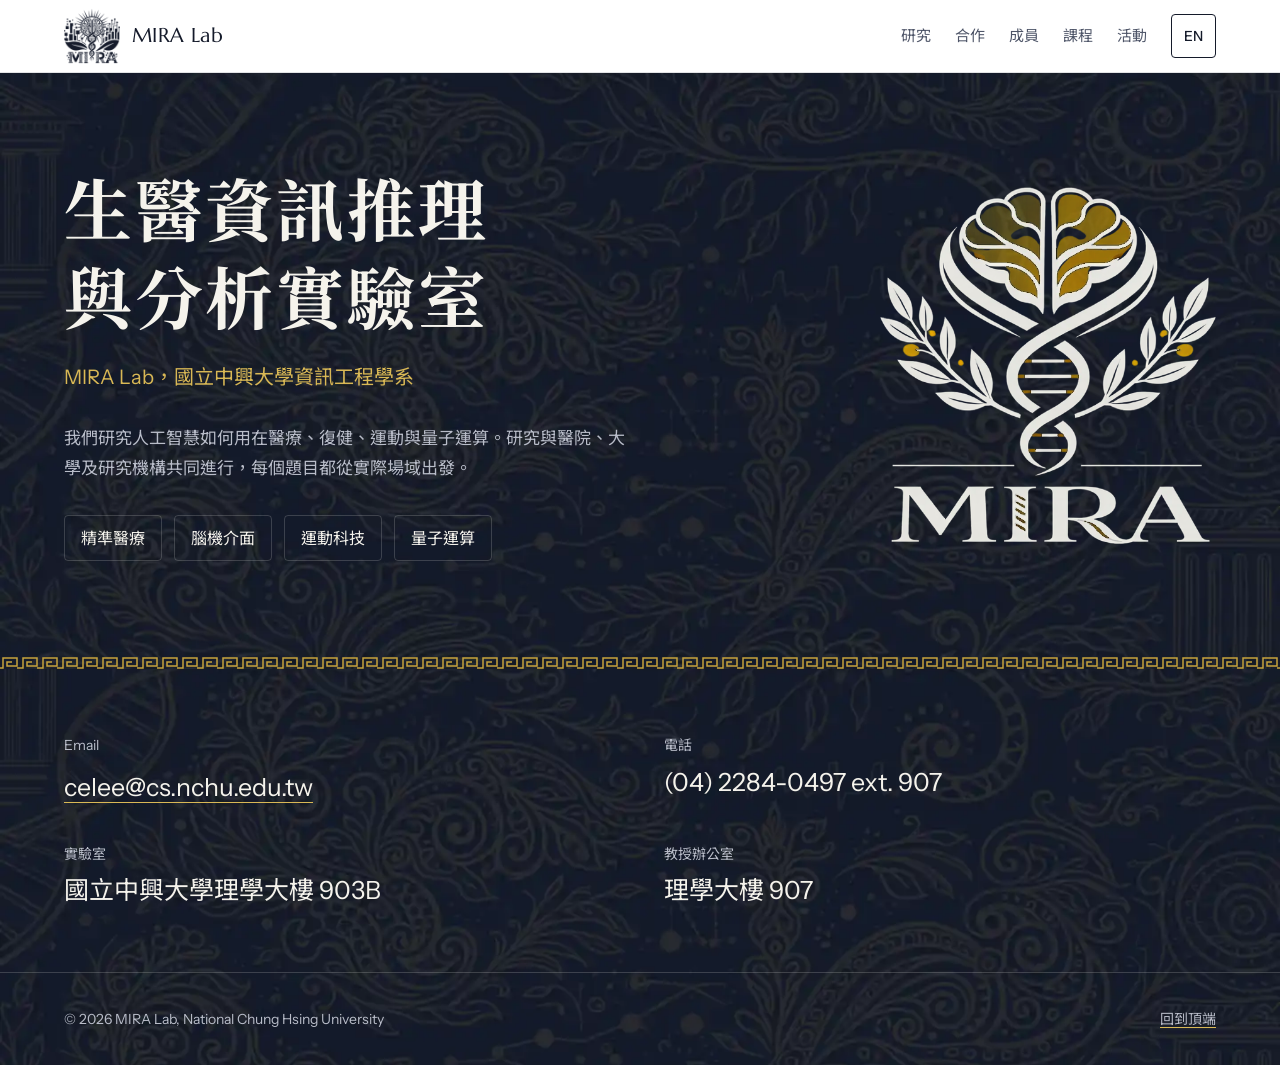
<file: index.html>
<!DOCTYPE html>
<html lang="zh-Hant">
<head>
  <meta charset="UTF-8" />
  <meta name="viewport" content="width=device-width, initial-scale=1.0" />
  <title>MIRA Lab｜生醫資訊推理與分析實驗室</title>
  <meta name="description" content="國立中興大學資訊工程學系生醫資訊推理與分析實驗室（MIRA Lab），研究人工智慧在精準醫療、腦機介面、運動科技與量子運算上的應用。" />
  <meta property="og:title" content="MIRA Lab｜生醫資訊推理與分析實驗室" />
  <meta property="og:description" content="國立中興大學資訊工程學系生醫資訊推理與分析實驗室（MIRA Lab），研究人工智慧在精準醫療、腦機介面、運動科技與量子運算上的應用。" />
  <meta property="og:url" content="https://miralabnchu.github.io/" />
  <meta property="og:image" content="https://miralabnchu.github.io/assets/og.jpg" />
  <meta property="og:image:width" content="1200" />
  <meta property="og:image:height" content="630" />
  <meta name="twitter:card" content="summary_large_image" />
  <meta property="og:type" content="website" />
  <link rel="icon" href="assets/favicon.png" type="image/png" />
  <link rel="apple-touch-icon" href="assets/apple-touch-icon.png" />
  <link rel="preconnect" href="https://fonts.googleapis.com" />
  <link rel="preconnect" href="https://fonts.gstatic.com" crossorigin />
  <link href="https://fonts.googleapis.com/css2?family=Instrument+Sans:wght@400;500;600&family=Marcellus&family=Noto+Sans+TC:wght@400;500&family=Noto+Serif+TC:wght@600;700&display=swap" rel="stylesheet" />
  <link rel="stylesheet" href="css/style.css" />
</head>
<body class="home">
  <a class="skip" href="#main" data-en="Skip to content">跳到主要內容</a>

  <!-- 頁首：每一頁都相同。增減分頁時，index.html 與 html/ 裡每一頁的選單都要一起改。 -->
  <header class="top">
    <div class="top-in">
      <a class="brand" href="index.html"><img src="assets/mira-mark.png" alt="" width="56" height="56" />MIRA Lab</a>
      <nav class="top-nav" aria-label="Primary">
        <a href="html/research.html" data-en="Research">研究</a>
        <a href="html/collab.html" data-en="Collaboration">合作</a>
        <a href="html/people.html" data-en="People">成員</a>
        <a href="html/courses.html" data-en="Courses">課程</a>
        <a href="html/activities.html" data-en="Activities">活動</a>
      </nav>
      <button class="lang" id="langBtn" type="button" aria-label="Switch to English">EN</button>
    </div>
  </header>

  <main id="main">

    <!-- ============ HERO ============ -->
    <section class="hero dark" id="top">
      <div class="hero-text">
        <h1 data-en="Medical Information Reasoning and Analysis Lab">生醫資訊推理與分析實驗室</h1>
        <p class="hero-org" data-en="MIRA Lab, Department of Computer Science and Information Engineering, National Chung Hsing University">MIRA Lab，國立中興大學資訊工程學系</p>
        <p class="hero-lead" data-en="We study how artificial intelligence can serve medicine, rehabilitation, sport and quantum computing. Our work is carried out with hospitals, universities and research institutes, so each question starts from a real setting.">我們研究人工智慧如何用在醫療、復健、運動與量子運算。研究與醫院、大學及研究機構共同進行，每個題目都從實際場域出發。</p>
        <ul class="hero-areas">
          <li><a href="html/research.html#r1" data-en="Precision Medicine">精準醫療</a></li>
          <li><a href="html/research.html#r2" data-en="Brain Computer Interface">腦機介面</a></li>
          <li><a href="html/research.html#r3" data-en="Sports Technology">運動科技</a></li>
          <li><a href="html/research.html#r4" data-en="Quantum Computing">量子運算</a></li>
        </ul>
      </div>
      <img class="hero-logo" src="assets/mira-logo-light.webp" alt="MIRA Lab 標誌：大腦、DNA 雙螺旋與橄欖枝" width="534" height="567" />
    </section>
  </main>

  <footer class="band dark">
    <section class="section" id="contact">
      <dl class="rows">
        <div><dt>Email</dt><dd><a href="mailto:celee@cs.nchu.edu.tw">celee@cs.nchu.edu.tw</a></dd></div>
        <div><dt data-en="Phone">電話</dt><dd>(04) 2284-0497 ext. 907</dd></div>
        <div><dt data-en="Lab">實驗室</dt><dd data-en="903B, Science Building, National Chung Hsing University">國立中興大學理學大樓 903B</dd></div>
        <div><dt data-en="Office">教授辦公室</dt><dd data-en="907, Science Building">理學大樓 907</dd></div>
      </dl>
    </section>
    <div class="foot">
      <span>© <span id="year"></span> MIRA Lab, National Chung Hsing University</span>
      <a href="#top" data-en="Top">回到頂端</a>
    </div>
  </footer>

  <script src="js/main.js"></script>
</body>
</html>
</file>
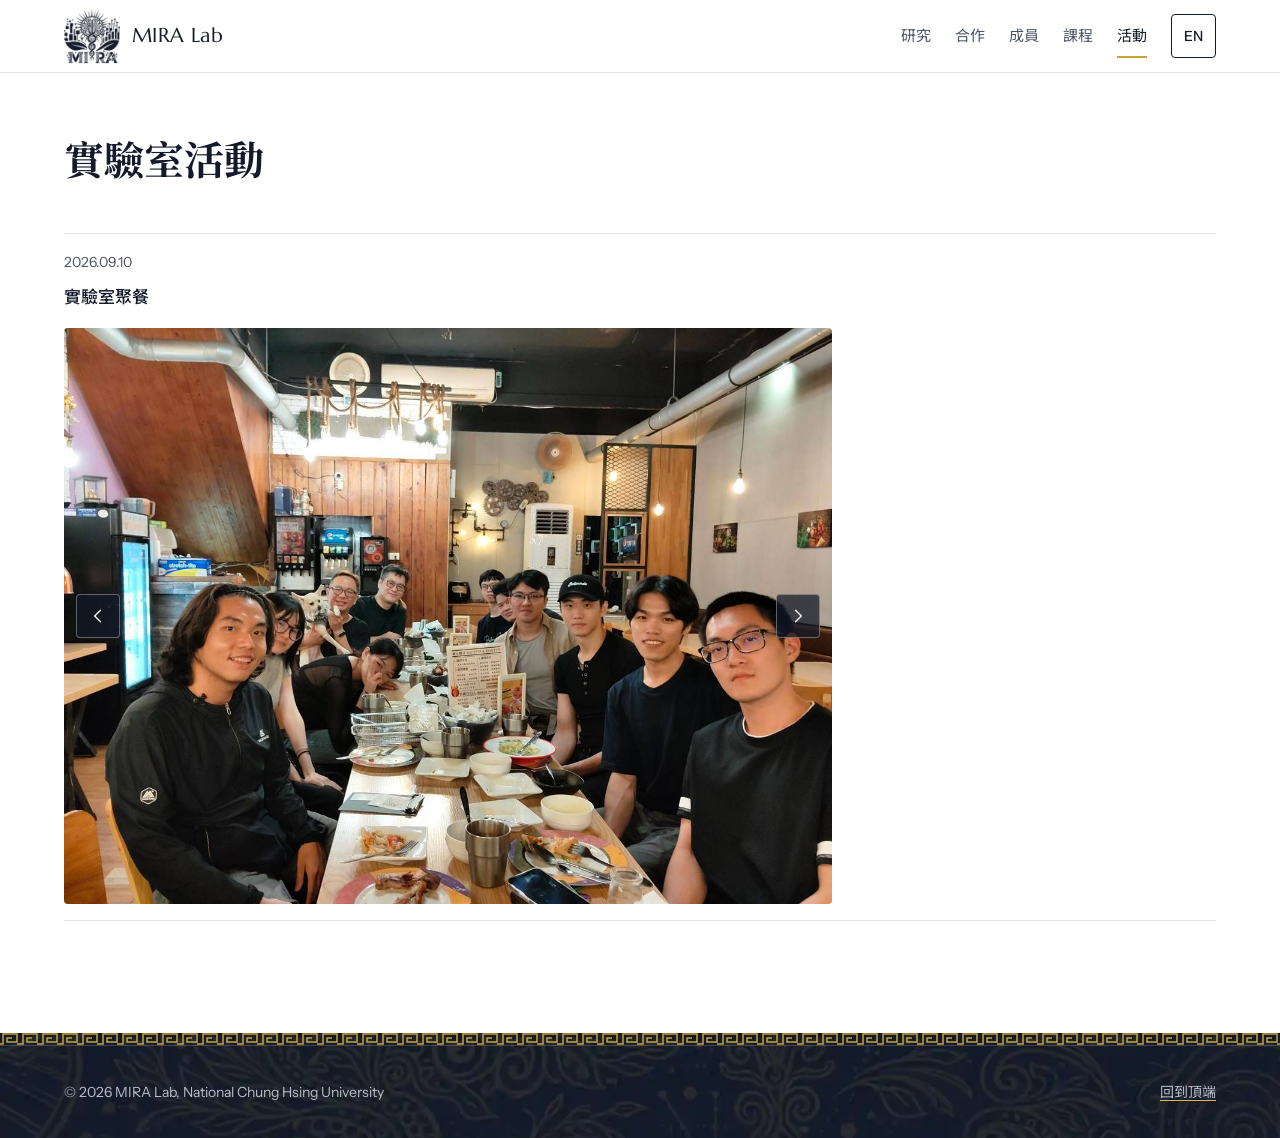
<file: html/activities.html>
<!DOCTYPE html>
<html lang="zh-Hant">
<head>
  <meta charset="UTF-8" />
  <meta name="viewport" content="width=device-width, initial-scale=1.0" />
  <title>實驗室活動｜MIRA Lab</title>
  <meta name="description" content="MIRA Lab 的實驗室活動紀錄。" />
  <meta property="og:title" content="實驗室活動｜MIRA Lab" />
  <meta property="og:description" content="MIRA Lab 的實驗室活動紀錄。" />
  <meta property="og:url" content="https://miralabnchu.github.io/html/activities.html" />
  <meta property="og:image" content="https://miralabnchu.github.io/assets/og.jpg" />
  <meta property="og:image:width" content="1200" />
  <meta property="og:image:height" content="630" />
  <meta name="twitter:card" content="summary_large_image" />
  <meta property="og:type" content="website" />
  <link rel="icon" href="../assets/favicon.png" type="image/png" />
  <link rel="apple-touch-icon" href="../assets/apple-touch-icon.png" />
  <link rel="preconnect" href="https://fonts.googleapis.com" />
  <link rel="preconnect" href="https://fonts.gstatic.com" crossorigin />
  <link href="https://fonts.googleapis.com/css2?family=Instrument+Sans:wght@400;500;600&family=Marcellus&family=Noto+Sans+TC:wght@400;500&family=Noto+Serif+TC:wght@600;700&display=swap" rel="stylesheet" />
  <link rel="stylesheet" href="../css/style.css" />
</head>
<body class="page" id="top">
  <a class="skip" href="#main" data-en="Skip to content">跳到主要內容</a>

  <!-- 頁首：每一頁都相同。增減分頁時，index.html 與 html/ 裡每一頁的選單都要一起改。 -->
  <header class="top">
    <div class="top-in">
      <a class="brand" href="../index.html"><img src="../assets/mira-mark.png" alt="" width="56" height="56" />MIRA Lab</a>
      <nav class="top-nav" aria-label="Primary">
        <a href="research.html" data-en="Research">研究</a>
        <a href="collab.html" data-en="Collaboration">合作</a>
        <a href="people.html" data-en="People">成員</a>
        <a href="courses.html" data-en="Courses">課程</a>
        <a href="activities.html" aria-current="page" data-en="Activities">活動</a>
      </nav>
      <button class="lang" id="langBtn" type="button" aria-label="Switch to English">EN</button>
    </div>
  </header>

  <main id="main">
    <section class="section" id="activities">
      <header class="section-head">
        <h1 class="page-title" data-en="Lab activities">實驗室活動</h1>
      </header>

      <!-- 每一列一則活動：<dt>2026.09</dt><dd>活動名稱<small>一句說明</small></dd>，新的放最上面 -->
      <dl class="rows">
        <!--
          有照片的活動：在活動名稱下面放一個 <div class="slides" data-slides>，照片放在 ../assets/activities/。
          照片會自動輪播，每 6 秒慢慢淡入換一張（data-interval 是毫秒，可以改）。
          照片左右兩側的箭頭可以手動換上一張、下一張，兩個 <button> 放在最後一張 <img> 後面。
          第一張加 class="is-on"，增減照片只要增減 <img>。
        -->
        <div>
          <dt>2026.09.10</dt>
          <dd>
            <span data-en="Lab dinner">實驗室聚餐</span>
            <div class="slides" data-slides data-interval="6000">
              <div class="slides-frame">
                <img class="is-on" src="../assets/activities/lab-dinner-2026-09-10-1.jpg" alt="實驗室成員在餐廳長桌旁的聚餐合照，第 1 張" data-en-alt="Lab members at a long restaurant table at the lab dinner, photo 1" width="1280" height="960" />
                <img src="../assets/activities/lab-dinner-2026-09-10-2.jpg" alt="實驗室成員在餐廳長桌旁的聚餐合照，第 2 張" data-en-alt="Lab members at a long restaurant table at the lab dinner, photo 2" width="1280" height="960" />
                <img src="../assets/activities/lab-dinner-2026-09-10-3.jpg" alt="實驗室成員在餐廳長桌旁的聚餐合照，第 3 張" data-en-alt="Lab members at a long restaurant table at the lab dinner, photo 3" width="1280" height="960" />
                <img src="../assets/activities/lab-dinner-2026-09-10-4.jpg" alt="實驗室成員在餐廳長桌旁的聚餐合照，第 4 張" data-en-alt="Lab members at a long restaurant table at the lab dinner, photo 4" width="1280" height="960" />
                <img src="../assets/activities/lab-dinner-2026-09-10-5.jpg" alt="實驗室成員在餐廳長桌旁的聚餐合照，第 5 張" data-en-alt="Lab members at a long restaurant table at the lab dinner, photo 5" width="1280" height="960" />
                <img src="../assets/activities/lab-dinner-2026-09-10-6.jpg" alt="實驗室成員在餐廳長桌旁的聚餐合照，第 6 張" data-en-alt="Lab members at a long restaurant table at the lab dinner, photo 6" width="1280" height="960" />
                <button class="slides-nav slides-prev" type="button" data-slides-prev aria-label="上一張" data-en-label="Previous photo"><svg viewBox="0 0 24 24" aria-hidden="true"><path d="M15 5l-7 7 7 7" /></svg></button>
                <button class="slides-nav slides-next" type="button" data-slides-next aria-label="下一張" data-en-label="Next photo"><svg viewBox="0 0 24 24" aria-hidden="true"><path d="M9 5l7 7-7 7" /></svg></button>
              </div>
            </div>
          </dd>
        </div>
      </dl>
    </section>
  </main>

  <footer class="band dark">
    <div class="foot">
      <span>© <span id="year"></span> MIRA Lab, National Chung Hsing University</span>
      <a href="#top" data-en="Top">回到頂端</a>
    </div>
  </footer>

  <script src="../js/main.js"></script>
</body>
</html>
</file>
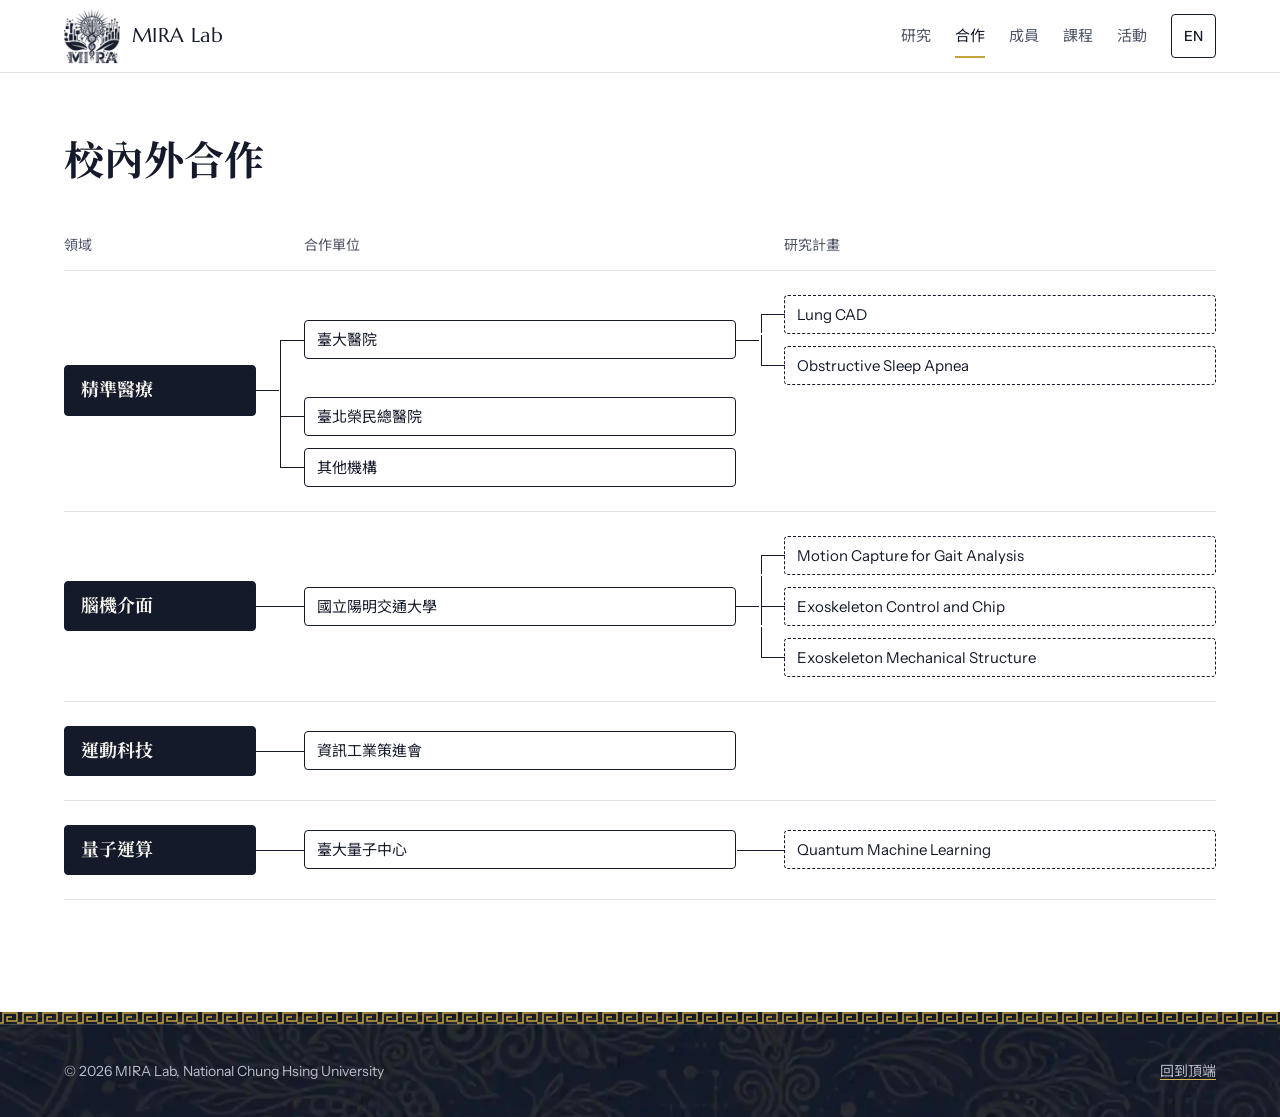
<file: html/collab.html>
<!DOCTYPE html>
<html lang="zh-Hant">
<head>
  <meta charset="UTF-8" />
  <meta name="viewport" content="width=device-width, initial-scale=1.0" />
  <title>校內外合作｜MIRA Lab</title>
  <meta name="description" content="MIRA Lab 各研究領域的合作單位與研究計畫。" />
  <meta property="og:title" content="校內外合作｜MIRA Lab" />
  <meta property="og:description" content="MIRA Lab 各研究領域的合作單位與研究計畫。" />
  <meta property="og:url" content="https://miralabnchu.github.io/html/collab.html" />
  <meta property="og:image" content="https://miralabnchu.github.io/assets/og.jpg" />
  <meta property="og:image:width" content="1200" />
  <meta property="og:image:height" content="630" />
  <meta name="twitter:card" content="summary_large_image" />
  <meta property="og:type" content="website" />
  <link rel="icon" href="../assets/favicon.png" type="image/png" />
  <link rel="apple-touch-icon" href="../assets/apple-touch-icon.png" />
  <link rel="preconnect" href="https://fonts.googleapis.com" />
  <link rel="preconnect" href="https://fonts.gstatic.com" crossorigin />
  <link href="https://fonts.googleapis.com/css2?family=Instrument+Sans:wght@400;500;600&family=Marcellus&family=Noto+Sans+TC:wght@400;500&family=Noto+Serif+TC:wght@600;700&display=swap" rel="stylesheet" />
  <link rel="stylesheet" href="../css/style.css" />
</head>
<body class="page" id="top">
  <a class="skip" href="#main" data-en="Skip to content">跳到主要內容</a>

  <!-- 頁首：每一頁都相同。增減分頁時，index.html 與 html/ 裡每一頁的選單都要一起改。 -->
  <header class="top">
    <div class="top-in">
      <a class="brand" href="../index.html"><img src="../assets/mira-mark.png" alt="" width="56" height="56" />MIRA Lab</a>
      <nav class="top-nav" aria-label="Primary">
        <a href="research.html" data-en="Research">研究</a>
        <a href="collab.html" aria-current="page" data-en="Collaboration">合作</a>
        <a href="people.html" data-en="People">成員</a>
        <a href="courses.html" data-en="Courses">課程</a>
        <a href="activities.html" data-en="Activities">活動</a>
      </nav>
      <button class="lang" id="langBtn" type="button" aria-label="Switch to English">EN</button>
    </div>
  </header>

  <main id="main">
    <section class="section" id="collab">
      <header class="section-head">
        <h1 class="page-title" data-en="Internal and external collaboration">校內外合作</h1>
      </header>

      <figure class="map">
        <div class="map-cols" aria-hidden="true">
          <span data-en="Area">領域</span>
          <span data-en="Partner">合作單位</span>
          <span data-en="Project">研究計畫</span>
        </div>

        <div class="flow">
          <div class="node root" data-en="Precision Medicine">精準醫療</div>
          <div class="branches">
            <div class="branch">
              <div class="node partner" data-en="National Taiwan University Hospital">臺大醫院</div>
              <div class="leaves">
                <div class="node leaf">Lung CAD</div>
                <div class="node leaf">Obstructive Sleep Apnea</div>
              </div>
            </div>
            <div class="branch">
              <div class="node partner" data-en="Taipei Veterans General Hospital">臺北榮民總醫院</div>
            </div>
            <div class="branch">
              <div class="node partner" data-en="Other institutes">其他機構</div>
            </div>
          </div>
        </div>

        <div class="flow">
          <div class="node root" data-en="Brain Computer Interface">腦機介面</div>
          <div class="branches">
            <div class="branch">
              <div class="node partner" data-en="National Yang Ming Chiao Tung University">國立陽明交通大學</div>
              <div class="leaves">
                <div class="node leaf">Motion Capture for Gait Analysis</div>
                <div class="node leaf">Exoskeleton Control and Chip</div>
                <div class="node leaf">Exoskeleton Mechanical Structure</div>
              </div>
            </div>
          </div>
        </div>

        <div class="flow">
          <div class="node root" data-en="Sports Technology">運動科技</div>
          <div class="branches">
            <div class="branch">
              <div class="node partner" data-en="Institute for Information Industry">資訊工業策進會</div>
            </div>
          </div>
        </div>

        <div class="flow">
          <div class="node root" data-en="Quantum Computing">量子運算</div>
          <div class="branches">
            <div class="branch">
              <div class="node partner" data-en="Quantum Center in NTU">臺大量子中心</div>
              <div class="leaves">
                <div class="node leaf">Quantum Machine Learning</div>
              </div>
            </div>
          </div>
        </div>
      </figure>
    </section>
  </main>

  <footer class="band dark">
    <div class="foot">
      <span>© <span id="year"></span> MIRA Lab, National Chung Hsing University</span>
      <a href="#top" data-en="Top">回到頂端</a>
    </div>
  </footer>

  <script src="../js/main.js"></script>
</body>
</html>
</file>
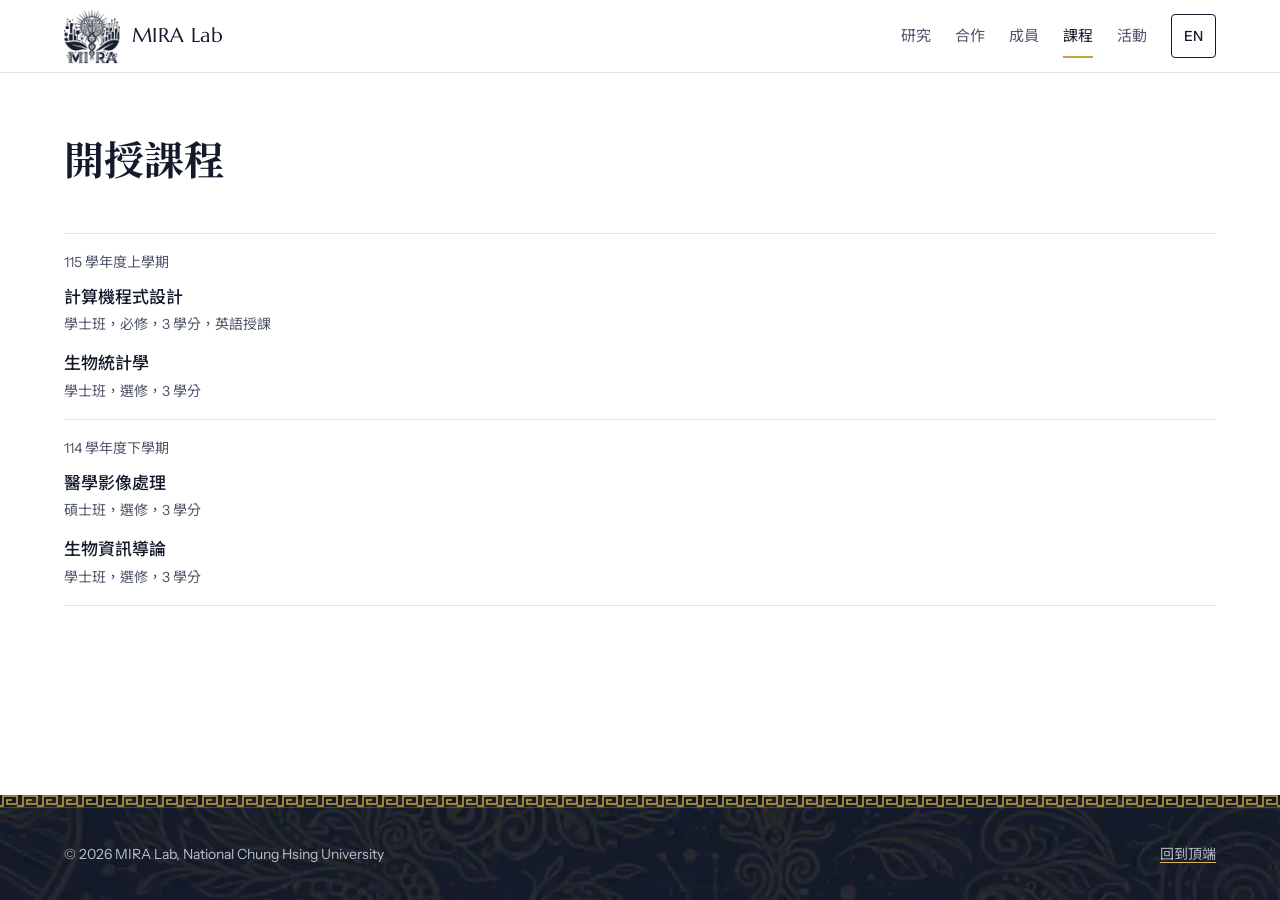
<file: html/courses.html>
<!DOCTYPE html>
<html lang="zh-Hant">
<head>
  <meta charset="UTF-8" />
  <meta name="viewport" content="width=device-width, initial-scale=1.0" />
  <title>開授課程｜MIRA Lab</title>
  <meta name="description" content="MIRA Lab 指導教授各學期開授的課程。" />
  <meta property="og:title" content="開授課程｜MIRA Lab" />
  <meta property="og:description" content="MIRA Lab 指導教授各學期開授的課程。" />
  <meta property="og:url" content="https://miralabnchu.github.io/html/courses.html" />
  <meta property="og:image" content="https://miralabnchu.github.io/assets/og.jpg" />
  <meta property="og:image:width" content="1200" />
  <meta property="og:image:height" content="630" />
  <meta name="twitter:card" content="summary_large_image" />
  <meta property="og:type" content="website" />
  <link rel="icon" href="../assets/favicon.png" type="image/png" />
  <link rel="apple-touch-icon" href="../assets/apple-touch-icon.png" />
  <link rel="preconnect" href="https://fonts.googleapis.com" />
  <link rel="preconnect" href="https://fonts.gstatic.com" crossorigin />
  <link href="https://fonts.googleapis.com/css2?family=Instrument+Sans:wght@400;500;600&family=Marcellus&family=Noto+Sans+TC:wght@400;500&family=Noto+Serif+TC:wght@600;700&display=swap" rel="stylesheet" />
  <link rel="stylesheet" href="../css/style.css" />
</head>
<body class="page" id="top">
  <a class="skip" href="#main" data-en="Skip to content">跳到主要內容</a>

  <!-- 頁首：每一頁都相同。增減分頁時，index.html 與 html/ 裡每一頁的選單都要一起改。 -->
  <header class="top">
    <div class="top-in">
      <a class="brand" href="../index.html"><img src="../assets/mira-mark.png" alt="" width="56" height="56" />MIRA Lab</a>
      <nav class="top-nav" aria-label="Primary">
        <a href="research.html" data-en="Research">研究</a>
        <a href="collab.html" data-en="Collaboration">合作</a>
        <a href="people.html" data-en="People">成員</a>
        <a href="courses.html" aria-current="page" data-en="Courses">課程</a>
        <a href="activities.html" data-en="Activities">活動</a>
      </nav>
      <button class="lang" id="langBtn" type="button" aria-label="Switch to English">EN</button>
    </div>
  </header>

  <main id="main">
    <section class="section" id="courses">
      <header class="section-head">
        <h1 class="page-title" data-en="Courses">開授課程</h1>
      </header>

      <!-- 每一列一個學期，新的放最上面 -->
      <dl class="rows">
        <div>
          <dt data-en="Fall 2026 (115-1)">115 學年度上學期</dt>
          <dd>
            <ul class="courses">
              <li>
                <span data-en="Computer Programming">計算機程式設計</span>
                <small data-en="Undergraduate, required, 3 credits, taught in English">學士班，必修，3 學分，英語授課</small>
              </li>
              <li>
                <span data-en="Biostatistics">生物統計學</span>
                <small data-en="Undergraduate, elective, 3 credits">學士班，選修，3 學分</small>
              </li>
            </ul>
          </dd>
        </div>
        <div>
          <dt data-en="Spring 2026 (114-2)">114 學年度下學期</dt>
          <dd>
            <ul class="courses">
              <li>
                <span data-en="Medical Image Processing">醫學影像處理</span>
                <small data-en="Graduate, elective, 3 credits">碩士班，選修，3 學分</small>
              </li>
              <li>
                <span data-en="Introduction to Bioinformatics">生物資訊導論</span>
                <small data-en="Undergraduate, elective, 3 credits">學士班，選修，3 學分</small>
              </li>
            </ul>
          </dd>
        </div>
      </dl>
    </section>
  </main>

  <footer class="band dark">
    <div class="foot">
      <span>© <span id="year"></span> MIRA Lab, National Chung Hsing University</span>
      <a href="#top" data-en="Top">回到頂端</a>
    </div>
  </footer>

  <script src="../js/main.js"></script>
</body>
</html>
</file>
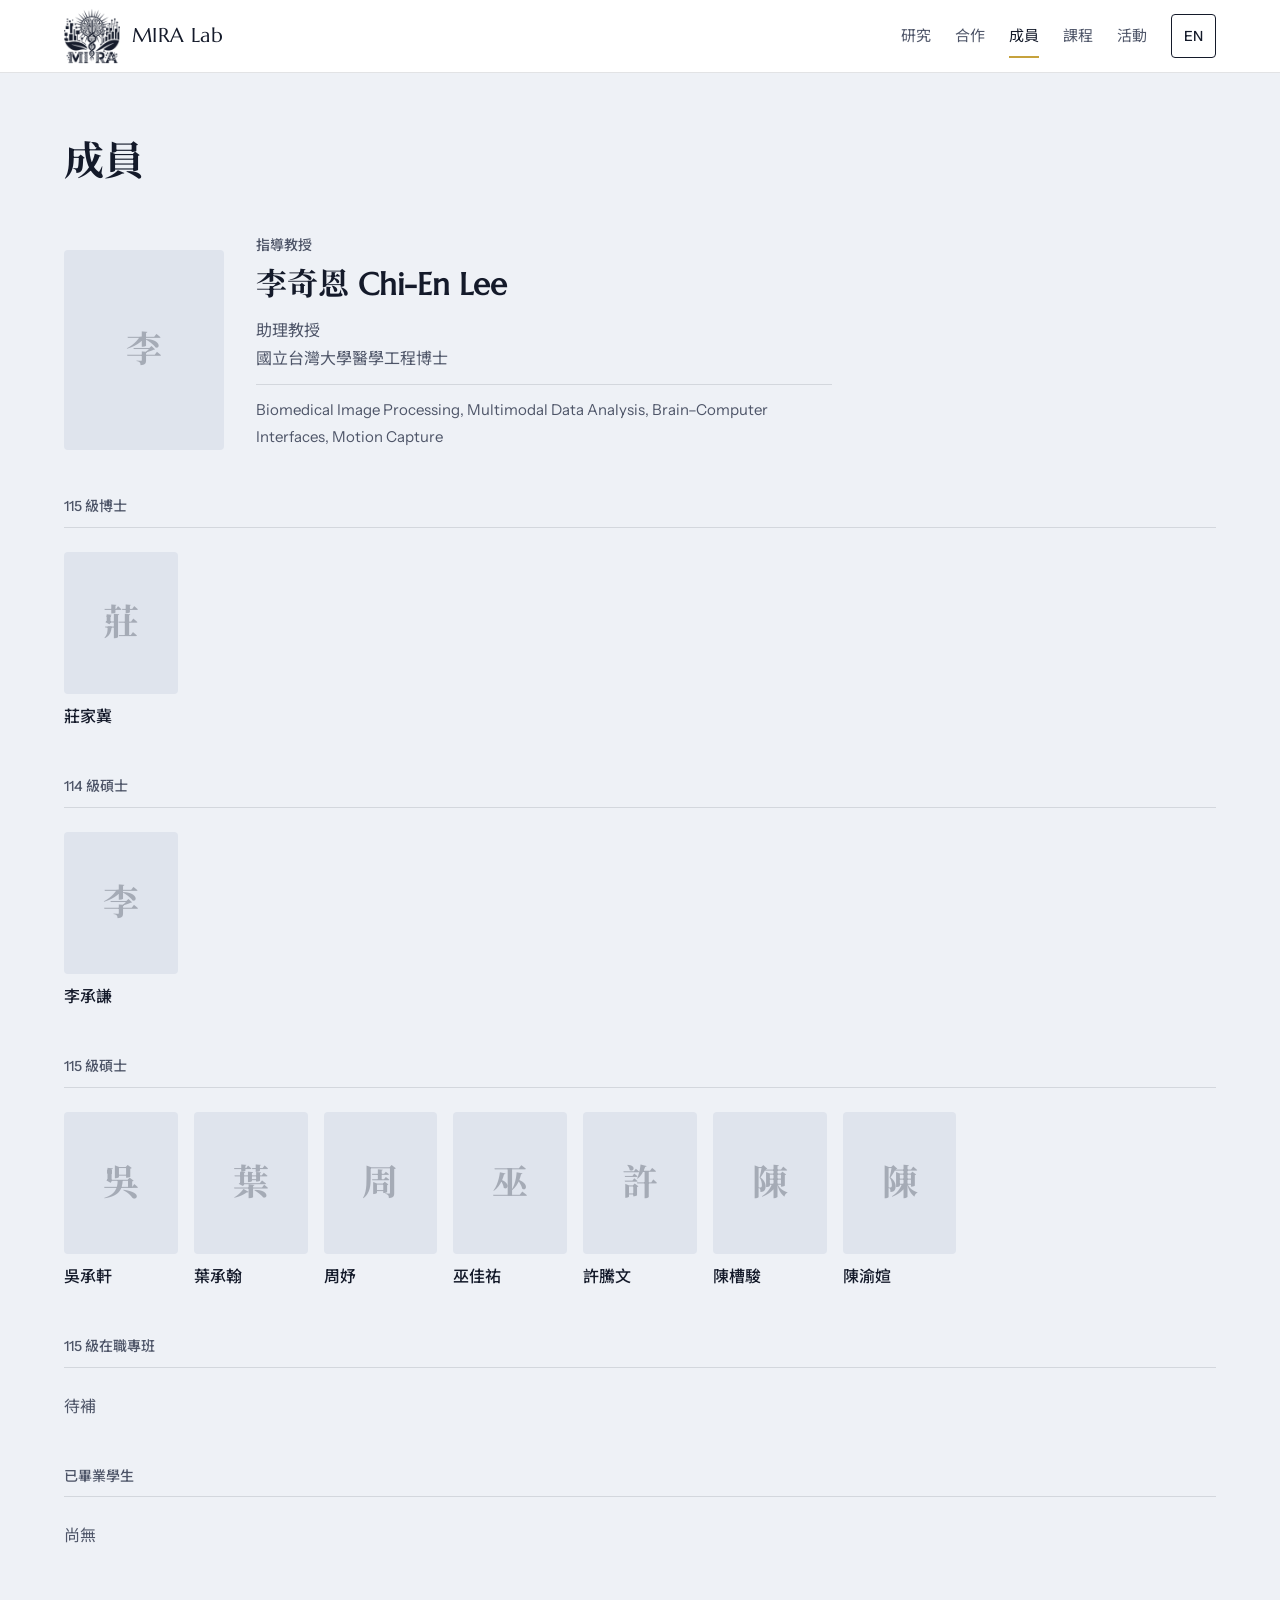
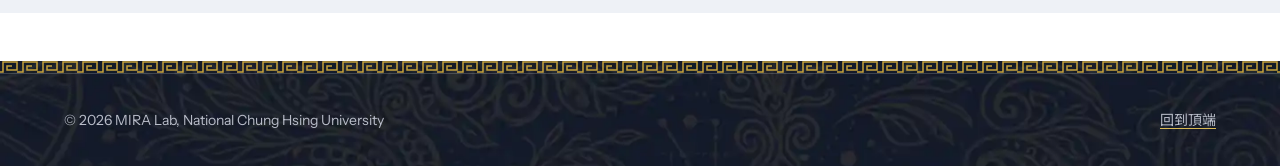
<file: html/people.html>
<!DOCTYPE html>
<html lang="zh-Hant">
<head>
  <meta charset="UTF-8" />
  <meta name="viewport" content="width=device-width, initial-scale=1.0" />
  <title>成員｜MIRA Lab</title>
  <meta name="description" content="MIRA Lab 的指導教授與各級學生。" />
  <meta property="og:title" content="成員｜MIRA Lab" />
  <meta property="og:description" content="MIRA Lab 的指導教授與各級學生。" />
  <meta property="og:url" content="https://miralabnchu.github.io/html/people.html" />
  <meta property="og:image" content="https://miralabnchu.github.io/assets/og.jpg" />
  <meta property="og:image:width" content="1200" />
  <meta property="og:image:height" content="630" />
  <meta name="twitter:card" content="summary_large_image" />
  <meta property="og:type" content="website" />
  <link rel="icon" href="../assets/favicon.png" type="image/png" />
  <link rel="apple-touch-icon" href="../assets/apple-touch-icon.png" />
  <link rel="preconnect" href="https://fonts.googleapis.com" />
  <link rel="preconnect" href="https://fonts.gstatic.com" crossorigin />
  <link href="https://fonts.googleapis.com/css2?family=Instrument+Sans:wght@400;500;600&family=Marcellus&family=Noto+Sans+TC:wght@400;500&family=Noto+Serif+TC:wght@600;700&display=swap" rel="stylesheet" />
  <link rel="stylesheet" href="../css/style.css" />
</head>
<body class="page" id="top">
  <a class="skip" href="#main" data-en="Skip to content">跳到主要內容</a>

  <!-- 頁首：每一頁都相同。增減分頁時，index.html 與 html/ 裡每一頁的選單都要一起改。 -->
  <header class="top">
    <div class="top-in">
      <a class="brand" href="../index.html"><img src="../assets/mira-mark.png" alt="" width="56" height="56" />MIRA Lab</a>
      <nav class="top-nav" aria-label="Primary">
        <a href="research.html" data-en="Research">研究</a>
        <a href="collab.html" data-en="Collaboration">合作</a>
        <a href="people.html" aria-current="page" data-en="People">成員</a>
        <a href="courses.html" data-en="Courses">課程</a>
        <a href="activities.html" data-en="Activities">活動</a>
      </nav>
      <button class="lang" id="langBtn" type="button" aria-label="Switch to English">EN</button>
    </div>
  </header>

  <main id="main">
    <section class="section" id="people">
      <header class="section-head">
        <h1 class="page-title" data-en="People">成員</h1>
      </header>

      <!--
        頭像：每個人一格 .portrait。還沒有影片時顯示姓氏的佔位字。
        有影片後，把 <span class="portrait-ph">…</span> 換成：
          <video src="../assets/members/檔名.mp4" poster="../assets/members/檔名.jpg" muted loop playsinline preload="metadata"></video>
        影片規格與做法見 README「成員頭像短影片」。
      -->
      <div class="people-wrap">
        <article class="pi">
          <div class="portrait"><span class="portrait-ph" aria-hidden="true">李</span></div>
          <div class="pi-body">
            <p class="cohort-title" data-en="Principal investigator">指導教授</p>
            <h2 class="pi-name">李奇恩 Chi-En Lee</h2>
            <p data-en="Assistant Professor">助理教授</p>
            <p data-en="Ph.D. in Biomedical Engineering, National Taiwan University">國立台灣大學醫學工程博士</p>
            <p class="pi-fields">Biomedical Image Processing, Multimodal Data Analysis, Brain–Computer Interfaces, Motion Capture</p>
          </div>
        </article>

        <section class="cohort">
          <h2 class="cohort-title" data-en="Ph.D., class of 115">115 級博士</h2>
          <ul class="people">
            <li class="person">
              <div class="portrait"><span class="portrait-ph" aria-hidden="true">莊</span></div>
              <p class="person-name">莊家冀</p>
            </li>
          </ul>
        </section>

        <section class="cohort">
          <h2 class="cohort-title" data-en="Master's, class of 114">114 級碩士</h2>
          <ul class="people">
            <li class="person">
              <div class="portrait"><span class="portrait-ph" aria-hidden="true">李</span></div>
              <p class="person-name">李承謙</p>
            </li>
          </ul>
        </section>

        <section class="cohort">
          <h2 class="cohort-title" data-en="Master's, class of 115">115 級碩士</h2>
          <ul class="people">
            <li class="person">
              <div class="portrait"><span class="portrait-ph" aria-hidden="true">吳</span></div>
              <p class="person-name">吳承軒</p>
            </li>
            <li class="person">
              <div class="portrait"><span class="portrait-ph" aria-hidden="true">葉</span></div>
              <p class="person-name">葉承翰</p>
            </li>
            <li class="person">
              <div class="portrait"><span class="portrait-ph" aria-hidden="true">周</span></div>
              <p class="person-name">周妤</p>
            </li>
            <li class="person">
              <div class="portrait"><span class="portrait-ph" aria-hidden="true">巫</span></div>
              <p class="person-name">巫佳祐</p>
            </li>
            <li class="person">
              <div class="portrait"><span class="portrait-ph" aria-hidden="true">許</span></div>
              <p class="person-name">許騰文</p>
            </li>
            <li class="person">
              <div class="portrait"><span class="portrait-ph" aria-hidden="true">陳</span></div>
              <p class="person-name">陳槽駿</p>
            </li>
            <li class="person">
              <div class="portrait"><span class="portrait-ph" aria-hidden="true">陳</span></div>
              <p class="person-name">陳渝媗</p>
            </li>
          </ul>
        </section>

        <section class="cohort">
          <h2 class="cohort-title" data-en="In-service master's, class of 115">115 級在職專班</h2>
          <p class="cohort-empty" data-en="To be added">待補</p>
        </section>

        <section class="cohort">
          <h2 class="cohort-title" data-en="Alumni">已畢業學生</h2>
          <p class="cohort-empty" data-en="None yet">尚無</p>
        </section>
      </div>
    </section>
  </main>

  <footer class="band dark">
    <div class="foot">
      <span>© <span id="year"></span> MIRA Lab, National Chung Hsing University</span>
      <a href="#top" data-en="Top">回到頂端</a>
    </div>
  </footer>

  <script src="../js/main.js"></script>
</body>
</html>
</file>
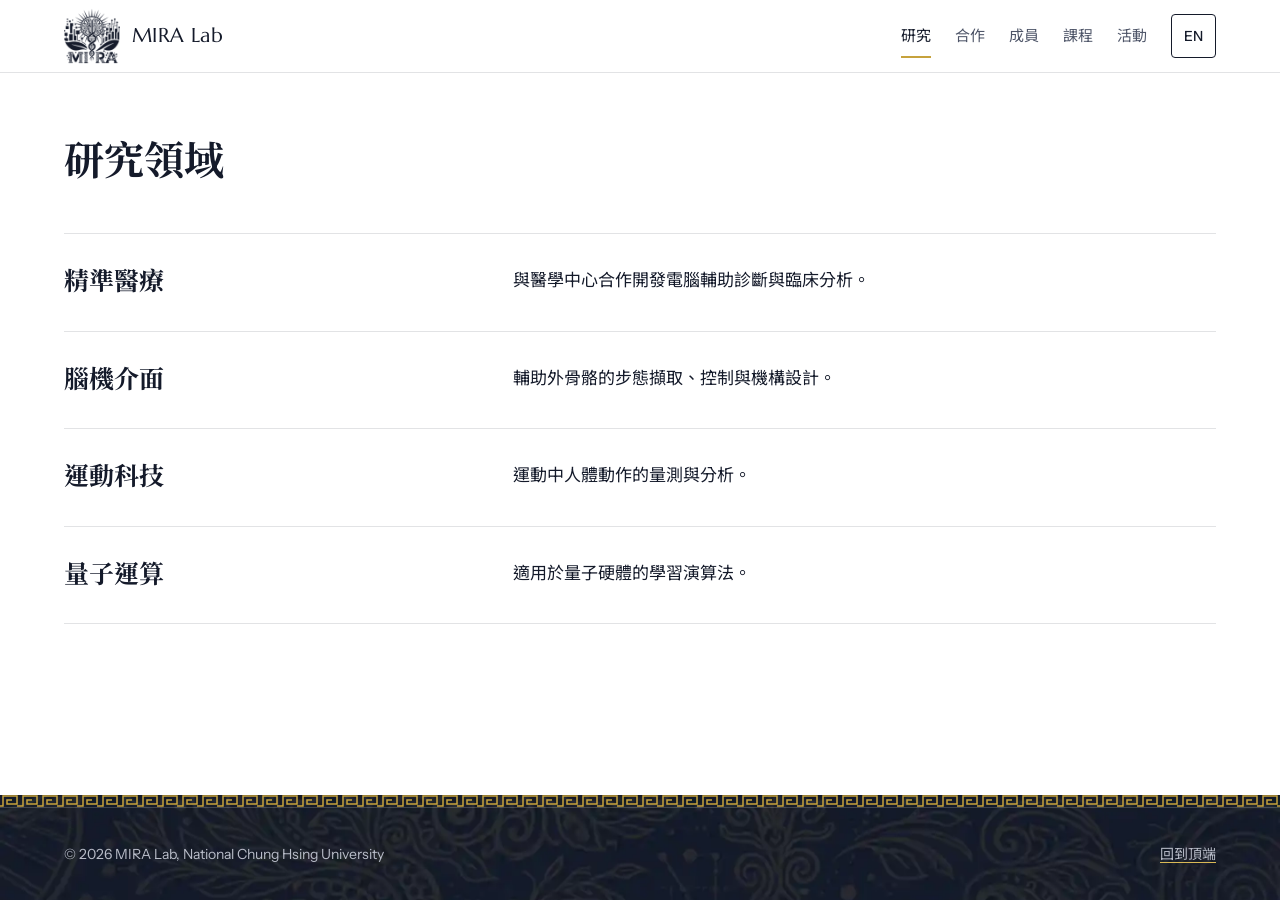
<file: html/research.html>
<!DOCTYPE html>
<html lang="zh-Hant">
<head>
  <meta charset="UTF-8" />
  <meta name="viewport" content="width=device-width, initial-scale=1.0" />
  <title>研究領域｜MIRA Lab</title>
  <meta name="description" content="MIRA Lab 的四個研究領域：精準醫療、腦機介面、運動科技與量子運算。" />
  <meta property="og:title" content="研究領域｜MIRA Lab" />
  <meta property="og:description" content="MIRA Lab 的四個研究領域：精準醫療、腦機介面、運動科技與量子運算。" />
  <meta property="og:url" content="https://miralabnchu.github.io/html/research.html" />
  <meta property="og:image" content="https://miralabnchu.github.io/assets/og.jpg" />
  <meta property="og:image:width" content="1200" />
  <meta property="og:image:height" content="630" />
  <meta name="twitter:card" content="summary_large_image" />
  <meta property="og:type" content="website" />
  <link rel="icon" href="../assets/favicon.png" type="image/png" />
  <link rel="apple-touch-icon" href="../assets/apple-touch-icon.png" />
  <link rel="preconnect" href="https://fonts.googleapis.com" />
  <link rel="preconnect" href="https://fonts.gstatic.com" crossorigin />
  <link href="https://fonts.googleapis.com/css2?family=Instrument+Sans:wght@400;500;600&family=Marcellus&family=Noto+Sans+TC:wght@400;500&family=Noto+Serif+TC:wght@600;700&display=swap" rel="stylesheet" />
  <link rel="stylesheet" href="../css/style.css" />
</head>
<body class="page" id="top">
  <a class="skip" href="#main" data-en="Skip to content">跳到主要內容</a>

  <!-- 頁首：每一頁都相同。增減分頁時，index.html 與 html/ 裡每一頁的選單都要一起改。 -->
  <header class="top">
    <div class="top-in">
      <a class="brand" href="../index.html"><img src="../assets/mira-mark.png" alt="" width="56" height="56" />MIRA Lab</a>
      <nav class="top-nav" aria-label="Primary">
        <a href="research.html" aria-current="page" data-en="Research">研究</a>
        <a href="collab.html" data-en="Collaboration">合作</a>
        <a href="people.html" data-en="People">成員</a>
        <a href="courses.html" data-en="Courses">課程</a>
        <a href="activities.html" data-en="Activities">活動</a>
      </nav>
      <button class="lang" id="langBtn" type="button" aria-label="Switch to English">EN</button>
    </div>
  </header>

  <main id="main">
    <section class="section" id="research">
      <header class="section-head">
        <h1 class="page-title" data-en="Research">研究領域</h1>
      </header>

      <div class="areas">
        <article class="area" id="r1">
          <h2 data-en="Precision Medicine">精準醫療</h2>
          <div class="area-body">
            <p data-en="Computer-aided diagnosis and clinical analysis developed together with medical centers.">與醫學中心合作開發電腦輔助診斷與臨床分析。</p>
          </div>
        </article>

        <article class="area" id="r2">
          <h2 data-en="Brain Computer Interface">腦機介面</h2>
          <div class="area-body">
            <p data-en="Gait capture, control and mechanical design for assistive exoskeletons.">輔助外骨骼的步態擷取、控制與機構設計。</p>
          </div>
        </article>

        <article class="area" id="r3">
          <h2 data-en="Sports Technology">運動科技</h2>
          <div class="area-body">
            <p data-en="Measuring and analysing human movement in sport.">運動中人體動作的量測與分析。</p>
          </div>
        </article>

        <article class="area" id="r4">
          <h2 data-en="Quantum Computing">量子運算</h2>
          <div class="area-body">
            <p data-en="Learning algorithms for quantum hardware.">適用於量子硬體的學習演算法。</p>
          </div>
        </article>
      </div>
    </section>
  </main>

  <footer class="band dark">
    <div class="foot">
      <span>© <span id="year"></span> MIRA Lab, National Chung Hsing University</span>
      <a href="#top" data-en="Top">回到頂端</a>
    </div>
  </footer>

  <script src="../js/main.js"></script>
</body>
</html>
</file>
<file: css/style.css>
/* MIRA Lab
   Palette and motifs come from the lab's own emblem: navy line work,
   a gold brain, and the Greek-key lettering of the wordmark. */
:root {
  --bg: #ffffff;
  --tint: #eef1f6;         /* cool band behind People */
  --navy: #141a2a;
  --ink: #141a2a;          /* 16.6:1 on white */
  --ink-2: #4e5568;        /* 7.5:1 on white */
  --rule: #141a2a1f;
  --gold: #c6a23c;         /* decoration only on light backgrounds */
  --accent: #7d5f0f;       /* gold dark enough for text, 5.6:1 on white */

  --display: "Marcellus", "Noto Serif TC", Georgia, serif;
  --body: "Instrument Sans", "Noto Sans TC", system-ui, sans-serif;

  /* type scale, ratio 1.25 */
  --t-sm: .875rem; --t-base: 1rem; --t-md: 1.25rem; --t-lg: 1.5625rem; --t-xl: 1.9375rem;
  /* spacing scale */
  --s1: .25rem; --s2: .5rem; --s3: .75rem; --s4: 1rem; --s5: 1.5rem;
  --s6: 2rem; --s7: 3rem; --s8: 4rem; --s9: 6rem;

  --max: 72rem;
  --gutter: clamp(1.25rem, 4vw, 3rem);
  --inline: max(var(--gutter), calc((100% - var(--max)) / 2));  /* full-bleed bands, centred content */
  --header: 4.5rem;
  --radius: 4px;
  --ease: cubic-bezier(.2, .7, .2, 1);
  /* Greek key, one repeat = 20x12 */
  --key: url("data:image/svg+xml,%3Csvg xmlns='http://www.w3.org/2000/svg' width='20' height='12'%3E%3Cpath d='M0 11H3V1H17V9H7V5H12M17 11H20' fill='none' stroke='%23c6a23c' stroke-width='1.5'/%3E%3C/svg%3E");
}

.dark {
  --ink: #f5f3ec;
  --ink-2: #b9bdc9;        /* 9.3:1 on navy */
  --rule: #f5f3ec2e;
  --accent: #d9b855;       /* 9.0:1 on navy */
  color: var(--ink);
  background: var(--navy) url("../assets/pattern.webp") center / cover;
}

/* Base -------------------------------------------------------------- */
*, *::before, *::after { box-sizing: border-box; margin: 0; padding: 0; }
html { scroll-behavior: smooth; scroll-padding-top: calc(var(--header) + var(--s4)); }
body { background: var(--bg); color: var(--ink); font: 400 var(--t-base)/1.75 var(--body); -webkit-font-smoothing: antialiased; }
img, video { display: block; max-width: 100%; }
a { color: inherit; text-decoration-thickness: 1px; text-underline-offset: .22em; transition: color .15s; }
a:hover { color: var(--accent); }
:focus-visible { outline: 2px solid var(--accent); outline-offset: 3px; border-radius: 2px; }
::selection { background: var(--gold); color: var(--navy); }
ol, ul { list-style: none; }
h1, h2, h3 { font-family: var(--display); font-weight: 400; text-wrap: balance; }
:lang(zh-Hant) :is(h1, h2, h3) { font-weight: 700; }

.skip { position: absolute; left: var(--gutter); top: -4rem; z-index: 30; background: var(--navy); color: #fff; padding: var(--s2) var(--s4); }
.skip:focus { top: var(--s2); color: #fff; }

/* Header ------------------------------------------------------------ */
.top { position: sticky; top: 0; z-index: 20; background: var(--bg); border-bottom: 1px solid var(--rule); }
.top-in { display: flex; align-items: center; gap: var(--s5); min-height: var(--header); padding-inline: var(--inline); }
.brand { display: flex; align-items: center; gap: var(--s3); margin-right: auto; font: 400 var(--t-md)/1 var(--display); letter-spacing: .02em; text-decoration: none; }
.brand img { width: 3.5rem; height: 3.5rem; }
.top-nav { display: flex; gap: var(--s5); font-size: .9375rem; }
.top-nav a { position: relative; display: flex; align-items: center; min-height: 2.75rem; padding-block: var(--s2); color: var(--ink-2); text-decoration: none; }
.top-nav a::after { content: ""; position: absolute; inset: auto 0 0; height: 2px; background: var(--gold); transform: scaleX(0); transform-origin: left; transition: transform .25s var(--ease); }
.top-nav a:hover, .top-nav a[aria-current] { color: var(--ink); }
.top-nav a:hover::after, .top-nav a[aria-current]::after { transform: scaleX(1); }
.lang { font: 500 var(--t-sm)/1 var(--body); color: var(--ink); background: none; border: 1px solid var(--ink); border-radius: var(--radius); min-height: 2.75rem; min-width: 2.75rem; padding: var(--s2) var(--s3); cursor: pointer; transition: background-color .15s, color .15s; }
.lang:hover { background: var(--navy); color: #fff; }

/* Hero: the emblem on its own ornament ------------------------------ */
.hero {
  position: relative;
  display: grid; grid-template-columns: minmax(0, 1fr) minmax(0, 21rem); column-gap: var(--s8); align-items: center;
  padding: var(--s9) var(--inline) calc(var(--s9) + 12px);
}
.hero::after { content: ""; position: absolute; inset: auto 0 0; height: 12px; background: var(--key) repeat-x left bottom; }
h1 { font-size: clamp(2.25rem, 5.4vw, 4.25rem); line-height: 1.15; letter-spacing: .01em; }
:lang(zh-Hant) h1 { line-height: 1.3; letter-spacing: .04em; }
.hero-org { text-wrap: balance; word-break: keep-all; overflow-wrap: anywhere; margin-top: var(--s4); font-size: var(--t-md); line-height: 1.5; color: var(--accent); }
.hero-lead { margin-top: var(--s6); max-width: 36rem; font-size: 1.0625rem; color: var(--ink-2); }
.hero-areas { display: flex; flex-wrap: wrap; gap: var(--s3); margin-top: var(--s6); }
.hero-areas a { display: block; padding: var(--s2) var(--s4); border: 1px solid var(--rule); border-radius: var(--radius); text-decoration: none; transition: border-color .15s, background-color .15s, color .15s; }
.hero-areas a:hover { border-color: var(--accent); background: #f5f3ec14; color: var(--ink); }
.hero-logo { width: 100%; height: auto; }

/* Sections ---------------------------------------------------------- */
.section { padding: var(--s8) var(--inline); }
.section-head { margin-bottom: var(--s7); }
h2 { font-size: clamp(var(--t-lg), 3.4vw, 2.5rem); line-height: 1.2; }
h3 { font-size: var(--t-lg); line-height: 1.3; }
dt, .map-cols, .cohort-title { font-size: var(--t-sm); color: var(--ink-2); }

/* Research ---------------------------------------------------------- */
.area { display: grid; grid-template-columns: minmax(0, 4fr) minmax(0, 7fr); column-gap: var(--s7); padding-block: var(--s6); border-top: 1px solid var(--rule); }
.area:last-child { border-bottom: 1px solid var(--rule); }
.area:target h3 { color: var(--accent); }
.area-body p { max-width: 36rem; font-size: 1.0625rem; }

/* Collaboration figure ---------------------------------------------- */
#collab { padding-top: var(--s5); }
.map { --g: 3rem; --row: .75rem; min-width: 0; }
.map-cols, .flow { display: grid; grid-template-columns: 12rem minmax(0, 1fr); column-gap: var(--g); }
.map-cols { grid-template-columns: 12rem minmax(0, 1fr) minmax(0, 1fr); padding-bottom: var(--s3); border-bottom: 1px solid var(--rule); }
.flow { align-items: center; padding-block: var(--s5); border-bottom: 1px solid var(--rule); }
.branches, .leaves { display: flex; flex-direction: column; gap: var(--row); }
.branch { display: grid; grid-template-columns: minmax(0, 1fr) minmax(0, 1fr); column-gap: var(--g); align-items: center; }
.node { position: relative; padding: var(--s2) var(--s3); background: var(--bg); border: 1px solid var(--ink); border-radius: var(--radius); font-size: .9375rem; line-height: 1.4; transition: background-color .2s, border-color .2s, color .2s; }
.node.root { padding: var(--s3) var(--s4); background: var(--navy); color: #f5f3ec; font: 400 1.125rem/1.35 var(--display); }
:lang(zh-Hant) .node.root { font-weight: 700; }
.node.leaf { border-style: dashed; }

/* connectors: each child draws its own horizontal tick and its share of the vertical spine */
.branch, .leaf { position: relative; }
.branch::before, .leaf::before, .branch::after, .leaf::after, .root::after, .partner::after { content: ""; position: absolute; background: var(--ink); transition: background-color .2s; }
.branch::before, .leaf::before { top: 50%; right: 100%; width: calc(var(--g) / 2); height: 1px; }
.branch::after, .leaf::after { left: calc(var(--g) / -2); width: 1px; top: calc(var(--row) * -1); bottom: 0; }
.branch:first-child::after, .leaf:first-child::after { top: 50%; }
.branch:last-child::after, .leaf:last-child::after { bottom: 50%; }
.branch:only-child::after, .leaf:only-child::after { display: none; }
.branch:only-child::before, .leaf:only-child::before { width: var(--g); }
.root::after, .partner::after { top: 50%; left: 100%; width: calc(var(--g) / 2); height: 1px; }
.flow:has(.branch:only-child) .root::after, .partner:only-child::after, .branch:has(.leaf:only-child) .partner::after { display: none; }

.flow:hover .node.root { background: var(--gold); border-color: var(--gold); color: var(--navy); }
.flow:hover .node:not(.root) { border-color: var(--accent); }
.flow:hover :is(.branch, .leaf)::before, .flow:hover :is(.branch, .leaf)::after, .flow:hover :is(.root, .partner)::after { background: var(--accent); }

/* People: portrait tiles that hold a short looping clip ------------- */
#people { background: var(--tint); margin-top: var(--s8); }
.people-wrap { display: grid; row-gap: var(--s7); min-width: 0; }
.portrait { position: relative; aspect-ratio: 4 / 5; overflow: hidden; background: #dfe4ed; border-radius: var(--radius); }
.portrait video, .portrait img { position: absolute; inset: 0; width: 100%; height: 100%; object-fit: cover; }
.portrait-ph { position: absolute; inset: 0; display: grid; place-items: center; font: 700 2.25rem/1 var(--display); color: var(--navy); opacity: .28; }
.cohort-title { font-family: var(--body); font-weight: 500; padding-bottom: var(--s3); margin-bottom: var(--s5); border-bottom: 1px solid var(--rule); }
:lang(zh-Hant) .cohort-title { font-weight: 500; }
.cohort-empty { color: var(--ink-2); }

.pi { display: grid; grid-template-columns: minmax(0, 10rem) minmax(0, 1fr); column-gap: var(--s6); align-items: end; }
.pi .cohort-title { border: 0; padding: 0; margin-bottom: var(--s2); }
.pi-name { font-size: clamp(var(--t-lg), 3vw, var(--t-xl)); line-height: 1.25; margin-bottom: var(--s3); }
.pi-body p:not(.cohort-title) { color: var(--ink-2); max-width: 36rem; }
.pi-fields { margin-top: var(--s3); padding-top: var(--s3); border-top: 1px solid var(--rule); font-size: .9375rem; }

.people { display: grid; grid-template-columns: repeat(auto-fill, minmax(6.5rem, 1fr)); gap: var(--s5) var(--s4); }
.person-name { margin-top: var(--s2); font-weight: 500; }

/* Courses and activities, side by side ------------------------------ */
.pair { display: grid; grid-template-columns: minmax(0, 1fr) minmax(0, 1fr); column-gap: var(--s7); padding-inline: var(--inline); }
.pair .section { padding-inline: 0; }
.rows > div { padding-block: var(--s4); border-top: 1px solid var(--rule); }
.rows > div:last-child { border-bottom: 1px solid var(--rule); }
.rows dt { margin-bottom: var(--s2); }
.rows dd { font-size: 1.0625rem; font-weight: 500; }
.rows dd small { display: block; font-size: var(--t-sm); font-weight: 400; color: var(--ink-2); }
.rows dd.todo { font-weight: 400; color: var(--ink-2); }
.courses { display: grid; gap: var(--s3); }

/* Footer: contact on the ornament ----------------------------------- */
.band { position: relative; margin-top: var(--s7); padding-top: 12px; }
.band::before { content: ""; position: absolute; inset: 0 0 auto; height: 12px; background: var(--key) repeat-x; }
.band .rows { display: grid; grid-template-columns: repeat(2, minmax(0, 1fr)); gap: var(--s6) var(--s7); }
.band .rows > div { padding: 0; border: 0; }
.band .rows dd { font: 400 clamp(var(--t-md), 2.2vw, var(--t-lg))/1.35 var(--body); }
.band a { text-decoration-color: var(--accent); }
.band .rows a { display: inline-flex; align-items: center; min-height: 2.75rem; }
.foot { display: flex; align-items: center; justify-content: space-between; gap: var(--s4); padding: var(--s5) var(--inline); border-top: 1px solid var(--rule); font-size: var(--t-sm); color: var(--ink-2); }
.foot a { flex: none; display: flex; align-items: center; min-height: 2.75rem; white-space: nowrap; }

/* Slideshow: activity photos that cross-fade one at a time ---------- */
.slides { margin-top: var(--s4); max-width: 48rem; }
.slides-frame { position: relative; aspect-ratio: 4 / 3; overflow: hidden; border-radius: var(--radius); background: var(--tint); }
.slides-frame img { position: absolute; inset: 0; width: 100%; height: 100%; object-fit: cover; opacity: 0; transition: opacity 1.2s var(--ease); }
.slides-frame img.is-on { opacity: 1; }
/* previous / next: two small navy plates on the photo's left and right edges */
.slides-nav { position: absolute; top: 50%; z-index: 1; display: grid; place-items: center; width: 2.75rem; height: 2.75rem; margin-top: -1.375rem; padding: 0; color: #f5f3ec; background: #141a2ab8; border: 1px solid #f5f3ec59; border-radius: var(--radius); cursor: pointer; transition: background-color .15s, border-color .15s, color .15s; }
.slides-prev { left: var(--s3); }
.slides-next { right: var(--s3); }
.slides-nav svg { width: 1.25rem; height: 1.25rem; fill: none; stroke: currentColor; stroke-width: 1.75; stroke-linecap: round; stroke-linejoin: round; }
.slides-nav:hover { background: var(--gold); border-color: var(--gold); color: var(--navy); }
.slides-nav:active { background: #f5f3ec; border-color: #f5f3ec; color: var(--navy); }
.slides-nav:focus-visible { outline: 2px solid var(--gold); outline-offset: 2px; }

/* Pages: the home page (body.home) and the sub-pages in html/ (body.page) ---- */
.home, .page { display: flex; flex-direction: column; min-height: 100vh; min-height: 100dvh; }
.home main, .page main { flex: 1; }
/* home: the hero fills the screen down to the footer */
.home main { display: flex; flex-direction: column; }
.home .hero { flex: 1; }
.home .band { margin-top: 0; padding-top: 0; }
.home .band::before { display: none; }
/* sub-pages: the section title is the page's h1, set at section-title size */
.page-title, :lang(zh-Hant) .page-title { font-size: clamp(var(--t-lg), 3.4vw, 2.5rem); line-height: 1.2; letter-spacing: 0; }
.area h2 { font-size: var(--t-lg); line-height: 1.3; }
.area:target h2 { color: var(--accent); }
.page #people { margin-top: 0; }
.page #collab { padding-top: var(--s8); }
.page main > .band { margin-top: 0; }

/* Responsive -------------------------------------------------------- */
@media (max-width: 56rem) {
  .hero { grid-template-columns: 1fr; row-gap: var(--s6); padding-top: var(--s8); padding-bottom: calc(var(--s8) + 12px); }
  .hero-logo { order: -1; max-width: 11rem; }
  .pair { grid-template-columns: 1fr; }
  .pair .section + .section { padding-top: 0; }
}
@media (max-width: 48rem) {
  /* two-row header would cover a sixth of a phone screen if it stuck, so it scrolls away */
  :root { --header: 0rem; }
  .top { position: static; }
  .top-in { flex-wrap: wrap; row-gap: 0; padding-block: var(--s2) var(--s1); }
  .top-nav { order: 3; width: 100%; flex-wrap: wrap; gap: 0 var(--s4); }
  .brand img { width: 3rem; height: 3rem; }
  .section { padding-block: var(--s7); }
  .section-head { margin-bottom: var(--s6); }
  .area { grid-template-columns: 1fr; row-gap: var(--s3); padding-block: var(--s5); }
  #people { margin-top: var(--s7); }
  .pi { grid-template-columns: minmax(0, 6.5rem) minmax(0, 1fr); column-gap: var(--s4); align-items: start; }
  .people { grid-template-columns: repeat(auto-fill, minmax(5.5rem, 1fr)); gap: var(--s4) var(--s3); }
  .band .rows { grid-template-columns: 1fr; gap: var(--s5); }

  /* figure collapses into an indented outline */
  .map { --g: 1.5rem; }
  .map-cols { display: none; }
  .flow, .branch { grid-template-columns: 1fr; row-gap: var(--row); }
  .flow { align-items: stretch; }
  .flow:first-of-type { border-top: 1px solid var(--rule); }
  .branches, .leaves { margin-left: var(--g); }
  .branch::before, .leaf::before { top: 1.2rem; width: calc(var(--g) / 2) !important; }
  .branch::after, .leaf::after { display: block !important; top: calc(var(--row) * -1 - 1px) !important; bottom: 0 !important; }
  .branch:last-child::after, .leaf:last-child::after { bottom: calc(100% - 1.2rem) !important; }
  .root::after, .partner::after { display: none; }
}
@media (prefers-reduced-motion: reduce) {
  html { scroll-behavior: auto; }
  *, *::before, *::after { transition: none !important; }
}
</file>
